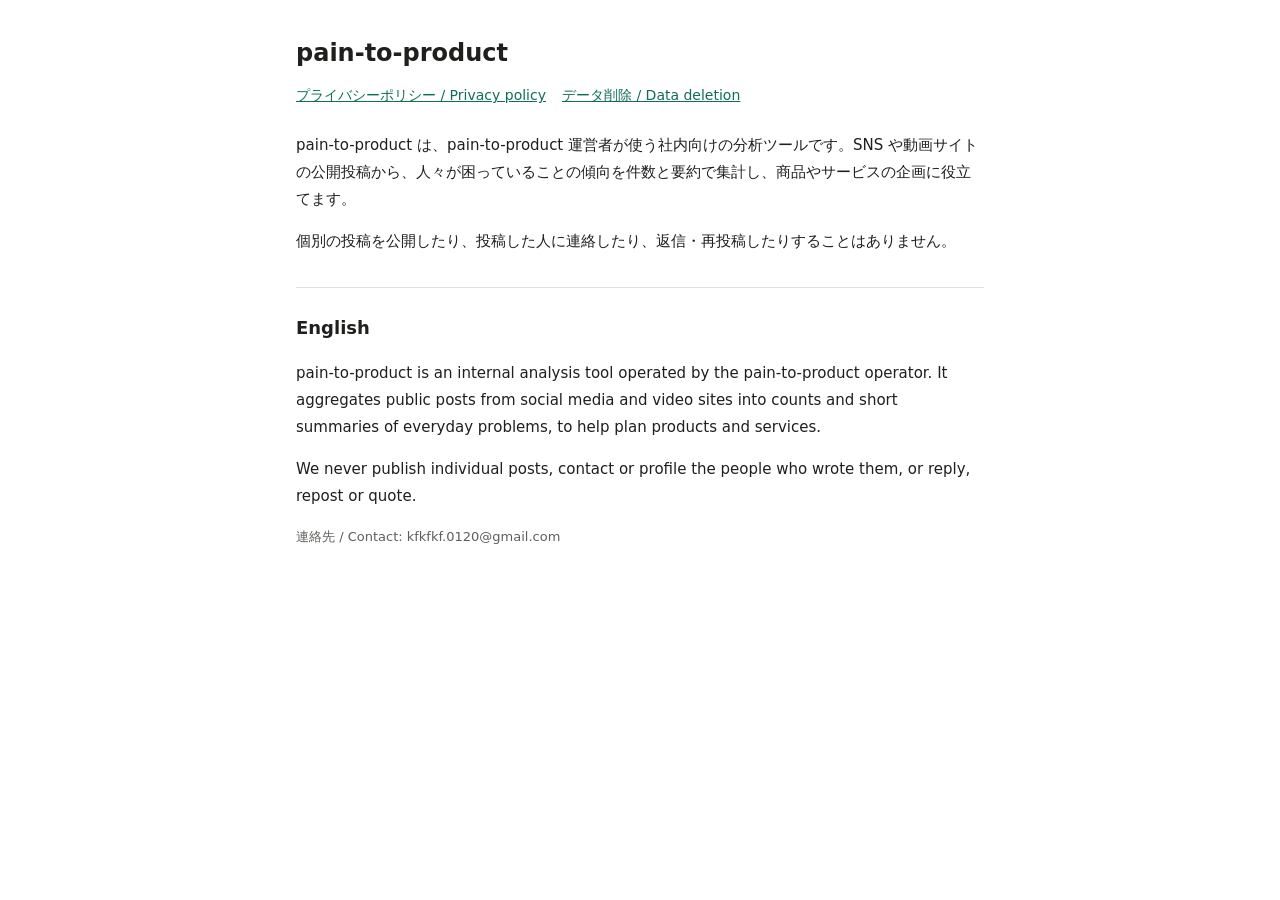
<file: index.html>
<!doctype html>
<html lang="ja">
<head>
<meta charset="utf-8">
<meta name="viewport" content="width=device-width, initial-scale=1">
<title>pain-to-product</title>
<link rel="stylesheet" href="style.css">
</head>
<body>
<main>
<h1>pain-to-product</h1>
<nav><a href="privacy.html">プライバシーポリシー / Privacy policy</a><a href="data-deletion.html">データ削除 / Data deletion</a></nav>

<p>pain-to-product は、pain-to-product 運営者が使う社内向けの分析ツールです。SNS や動画サイトの公開投稿から、人々が困っていることの傾向を件数と要約で集計し、商品やサービスの企画に役立てます。</p>
<p>個別の投稿を公開したり、投稿した人に連絡したり、返信・再投稿したりすることはありません。</p>

<h2>English</h2>
<p>pain-to-product is an internal analysis tool operated by the pain-to-product operator. It aggregates public posts from social media and video sites into counts and short summaries of everyday problems, to help plan products and services.</p>
<p>We never publish individual posts, contact or profile the people who wrote them, or reply, repost or quote.</p>

<p class="muted">連絡先 / Contact: kfkfkf.0120@gmail.com</p>
</main>
</body>
</html>
</file>
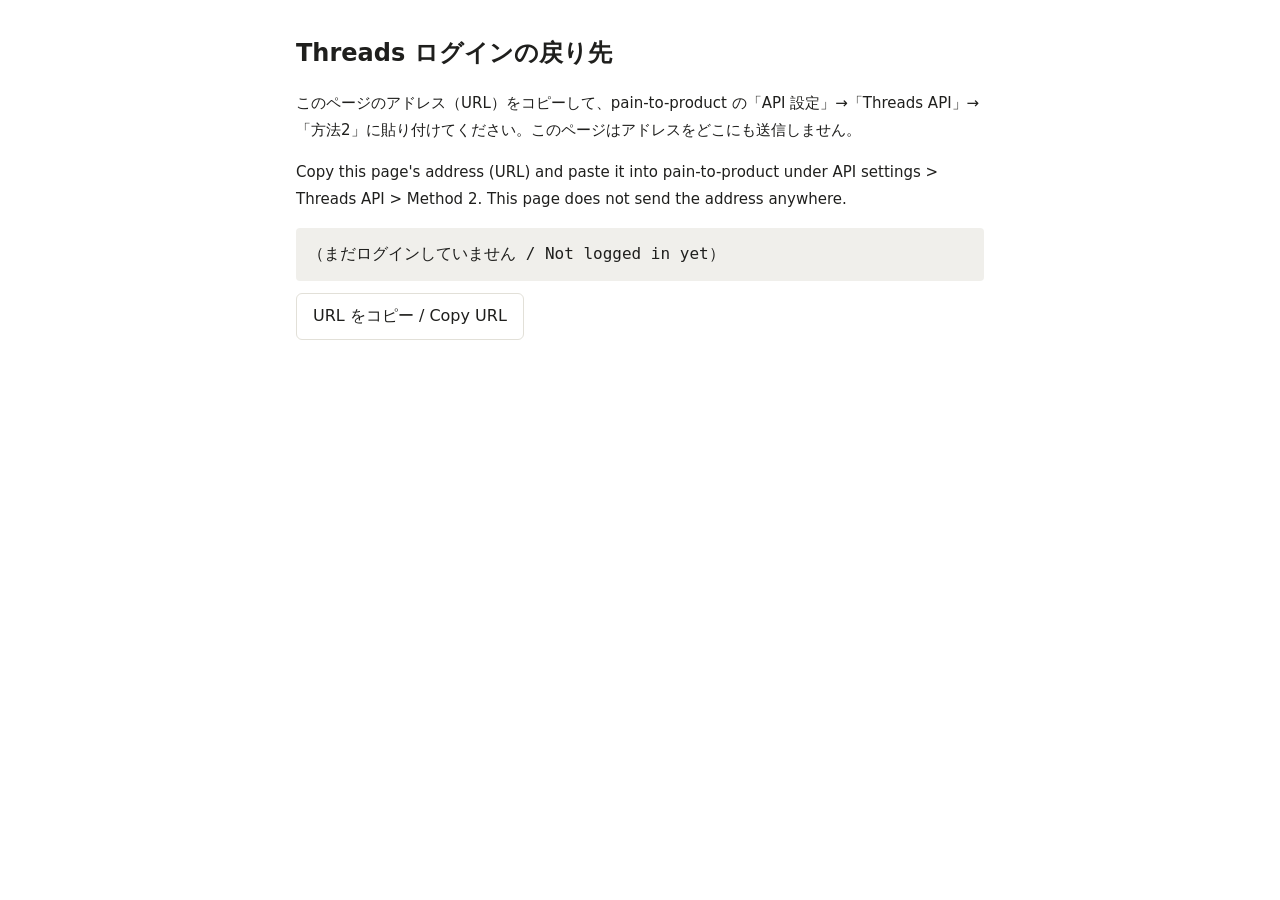
<file: callback.html>
<!doctype html>
<html lang="ja">
<head>
<meta charset="utf-8">
<meta name="viewport" content="width=device-width, initial-scale=1">
<meta name="referrer" content="no-referrer">
<title>Threads login</title>
<link rel="stylesheet" href="style.css">
</head>
<body>
<main>
<h1>Threads ログインの戻り先</h1>
<p>このページのアドレス（URL）をコピーして、pain-to-product の「API 設定」→「Threads API」→「方法2」に貼り付けてください。このページはアドレスをどこにも送信しません。</p>
<p>Copy this page's address (URL) and paste it into pain-to-product under API settings &gt; Threads API &gt; Method 2. This page does not send the address anywhere.</p>
<span class="box" id="url"></span>
<button id="copy" type="button">URL をコピー / Copy URL</button>
<p class="muted" id="status"></p>
</main>
<script>
const url = location.href;
document.getElementById("url").textContent = url.includes("code=") || url.includes("error") ? url : "（まだログインしていません / Not logged in yet）";
document.getElementById("copy").addEventListener("click", async () => {
  try { await navigator.clipboard.writeText(url); document.getElementById("status").textContent = "コピーしました / Copied"; }
  catch { document.getElementById("status").textContent = "コピーできませんでした。アドレス欄から手でコピーしてください / Copy failed. Copy it from the address bar."; }
});
</script>
</body>
</html>
</file>
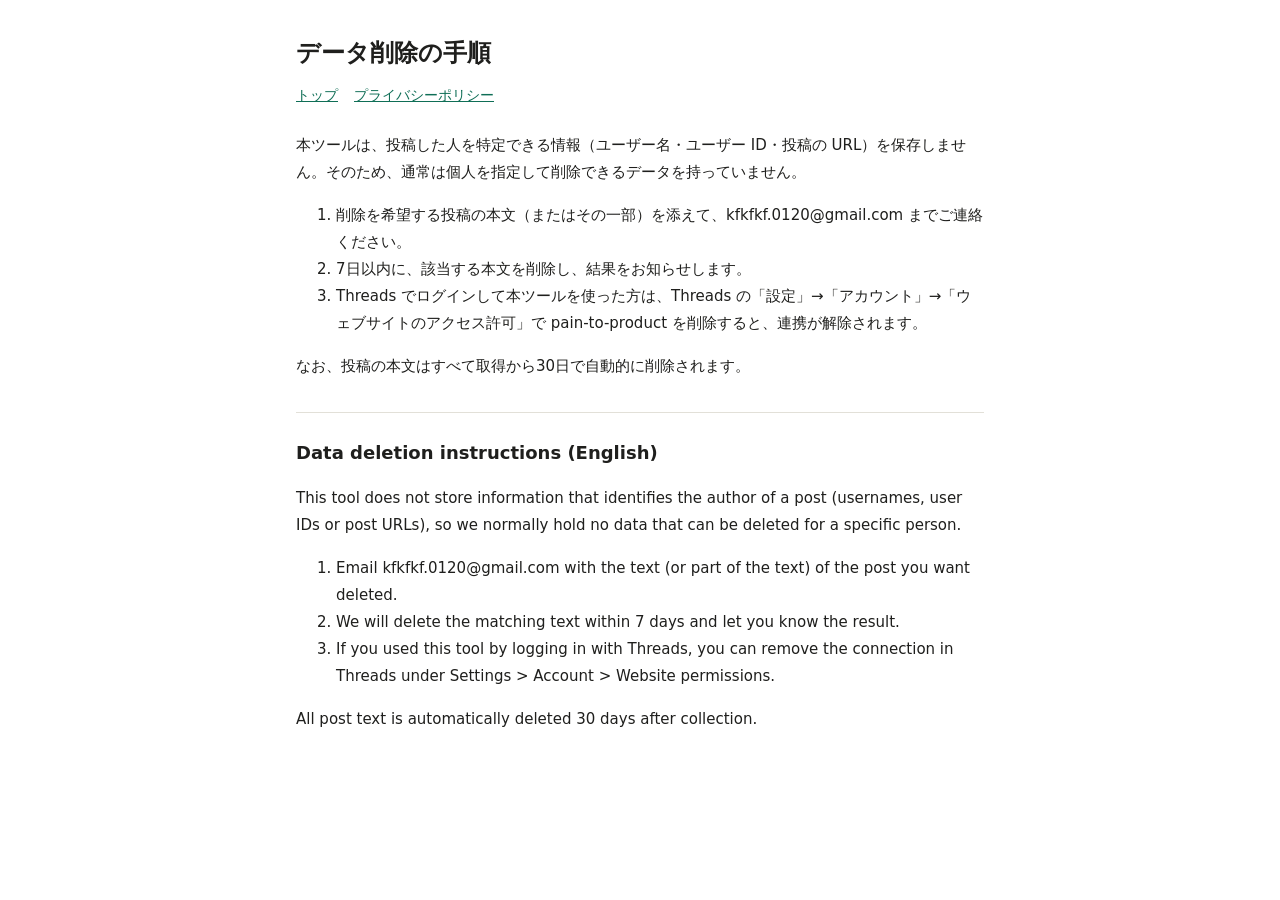
<file: data-deletion.html>
<!doctype html>
<html lang="ja">
<head>
<meta charset="utf-8">
<meta name="viewport" content="width=device-width, initial-scale=1">
<title>Data deletion</title>
<link rel="stylesheet" href="style.css">
</head>
<body>
<main>
<h1>データ削除の手順</h1>
<nav><a href="index.html">トップ</a><a href="privacy.html">プライバシーポリシー</a></nav>

<p>本ツールは、投稿した人を特定できる情報（ユーザー名・ユーザー ID・投稿の URL）を保存しません。そのため、通常は個人を指定して削除できるデータを持っていません。</p>
<ol>
<li>削除を希望する投稿の本文（またはその一部）を添えて、kfkfkf.0120@gmail.com までご連絡ください。</li>
<li>7日以内に、該当する本文を削除し、結果をお知らせします。</li>
<li>Threads でログインして本ツールを使った方は、Threads の「設定」→「アカウント」→「ウェブサイトのアクセス許可」で pain-to-product を削除すると、連携が解除されます。</li>
</ol>
<p>なお、投稿の本文はすべて取得から30日で自動的に削除されます。</p>

<h2>Data deletion instructions (English)</h2>
<p>This tool does not store information that identifies the author of a post (usernames, user IDs or post URLs), so we normally hold no data that can be deleted for a specific person.</p>
<ol>
<li>Email kfkfkf.0120@gmail.com with the text (or part of the text) of the post you want deleted.</li>
<li>We will delete the matching text within 7 days and let you know the result.</li>
<li>If you used this tool by logging in with Threads, you can remove the connection in Threads under Settings &gt; Account &gt; Website permissions.</li>
</ol>
<p>All post text is automatically deleted 30 days after collection.</p>
</main>
</body>
</html>
</file>
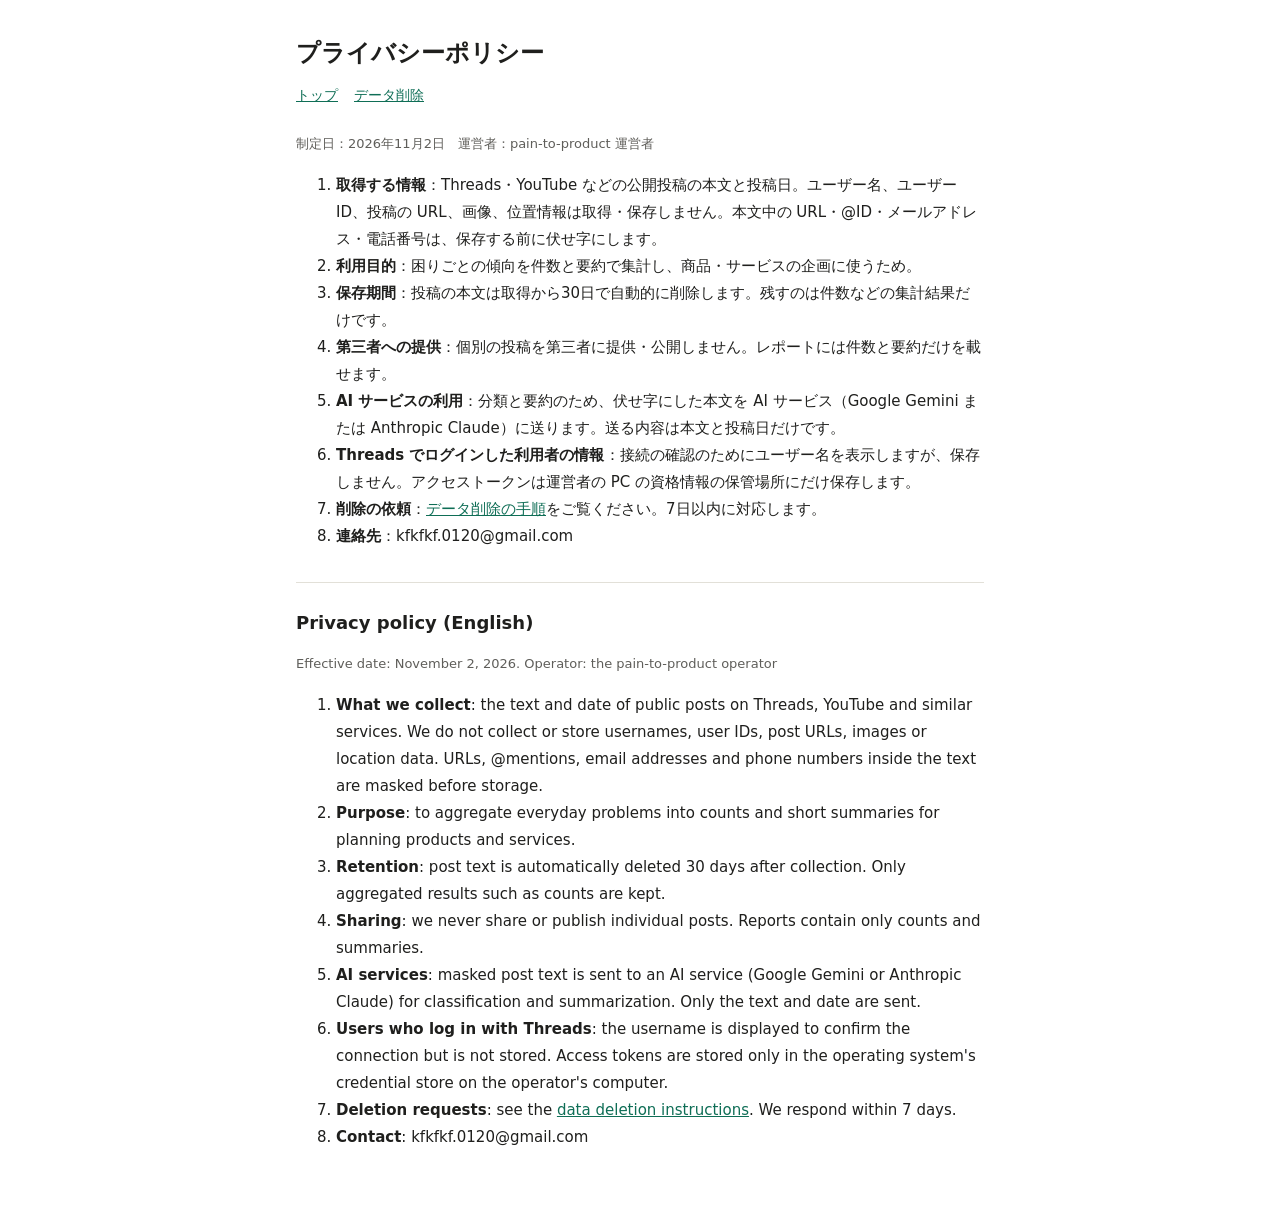
<file: privacy.html>
<!doctype html>
<html lang="ja">
<head>
<meta charset="utf-8">
<meta name="viewport" content="width=device-width, initial-scale=1">
<title>Privacy policy</title>
<link rel="stylesheet" href="style.css">
</head>
<body>
<main>
<h1>プライバシーポリシー</h1>
<nav><a href="index.html">トップ</a><a href="data-deletion.html">データ削除</a></nav>
<p class="muted">制定日：2026年11月2日　運営者：pain-to-product 運営者</p>

<ol>
<li><strong>取得する情報</strong>：Threads・YouTube などの公開投稿の本文と投稿日。ユーザー名、ユーザー ID、投稿の URL、画像、位置情報は取得・保存しません。本文中の URL・@ID・メールアドレス・電話番号は、保存する前に伏せ字にします。</li>
<li><strong>利用目的</strong>：困りごとの傾向を件数と要約で集計し、商品・サービスの企画に使うため。</li>
<li><strong>保存期間</strong>：投稿の本文は取得から30日で自動的に削除します。残すのは件数などの集計結果だけです。</li>
<li><strong>第三者への提供</strong>：個別の投稿を第三者に提供・公開しません。レポートには件数と要約だけを載せます。</li>
<li><strong>AI サービスの利用</strong>：分類と要約のため、伏せ字にした本文を AI サービス（Google Gemini または Anthropic Claude）に送ります。送る内容は本文と投稿日だけです。</li>
<li><strong>Threads でログインした利用者の情報</strong>：接続の確認のためにユーザー名を表示しますが、保存しません。アクセストークンは運営者の PC の資格情報の保管場所にだけ保存します。</li>
<li><strong>削除の依頼</strong>：<a href="data-deletion.html">データ削除の手順</a>をご覧ください。7日以内に対応します。</li>
<li><strong>連絡先</strong>：kfkfkf.0120@gmail.com</li>
</ol>

<h2>Privacy policy (English)</h2>
<p class="muted">Effective date: November 2, 2026. Operator: the pain-to-product operator</p>
<ol>
<li><strong>What we collect</strong>: the text and date of public posts on Threads, YouTube and similar services. We do not collect or store usernames, user IDs, post URLs, images or location data. URLs, @mentions, email addresses and phone numbers inside the text are masked before storage.</li>
<li><strong>Purpose</strong>: to aggregate everyday problems into counts and short summaries for planning products and services.</li>
<li><strong>Retention</strong>: post text is automatically deleted 30 days after collection. Only aggregated results such as counts are kept.</li>
<li><strong>Sharing</strong>: we never share or publish individual posts. Reports contain only counts and summaries.</li>
<li><strong>AI services</strong>: masked post text is sent to an AI service (Google Gemini or Anthropic Claude) for classification and summarization. Only the text and date are sent.</li>
<li><strong>Users who log in with Threads</strong>: the username is displayed to confirm the connection but is not stored. Access tokens are stored only in the operating system's credential store on the operator's computer.</li>
<li><strong>Deletion requests</strong>: see the <a href="data-deletion.html">data deletion instructions</a>. We respond within 7 days.</li>
<li><strong>Contact</strong>: kfkfkf.0120@gmail.com</li>
</ol>
</main>
</body>
</html>
</file>
<file: style.css>
:root { --bg: #ffffff; --text: #1f1f1d; --muted: #5f5e5a; --line: #e2e0d8; --accent: #0f6e56; }
@media (prefers-color-scheme: dark) { :root { --bg: #1b1b1a; --text: #f1efe8; --muted: #b4b2a9; --line: #3a3a37; --accent: #5dcaa5; } }
* { box-sizing: border-box; }
body { margin: 0; background: var(--bg); color: var(--text); font-family: system-ui, -apple-system, "Hiragino Sans", "Noto Sans JP", sans-serif; line-height: 1.8; }
main { max-width: 720px; margin: 0 auto; padding: 32px 16px 64px; }
h1 { font-size: 24px; font-weight: 600; margin: 0 0 8px; }
h2 { font-size: 18px; font-weight: 600; margin: 32px 0 8px; border-top: 1px solid var(--line); padding-top: 24px; }
p, li { font-size: 15px; }
.muted { color: var(--muted); font-size: 13px; }
a { color: var(--accent); }
nav { display: flex; flex-wrap: wrap; gap: 16px; margin: 0 0 24px; font-size: 14px; }
code, .box { font-family: ui-monospace, Consolas, monospace; background: color-mix(in srgb, var(--line) 50%, transparent); padding: 2px 6px; border-radius: 4px; word-break: break-all; }
.box { display: block; padding: 12px; margin: 12px 0; }
button { font: inherit; padding: 8px 16px; border: 1px solid var(--line); background: transparent; color: var(--text); border-radius: 6px; cursor: pointer; }
</file>
